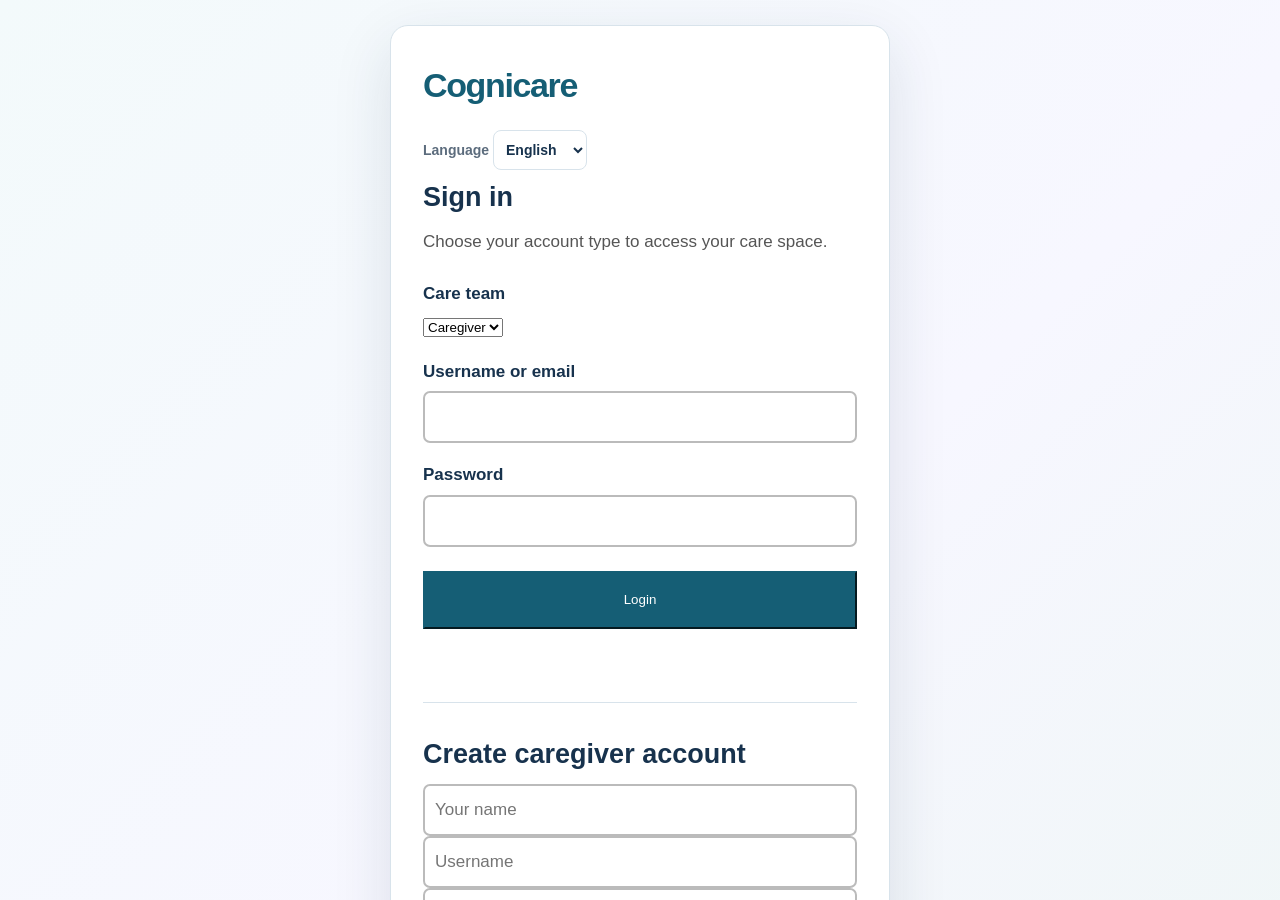
<file: dementia_app/frontend/index.html>
<!DOCTYPE html>
<html lang="en">
<head>
    <meta charset="UTF-8">

    <meta
        name="viewport"
        content="width=device-width, initial-scale=1.0"
    >

    <title>Cognicare · Caregiver dashboard</title>

    <link
        rel="stylesheet"
        href="css/style.css"
    >
</head>

<body data-page-title="Caregiver dashboard">

<header class="main-header">
    <div>
        <h1 data-i18n="appName">Cognicare</h1>
        <p data-i18n="caregiverDashboard">Caregiver dashboard</p>
    </div>

    <span class="status-badge">
        <span data-i18n="caregiver">Caregiver</span>
    </span>

    <label class="language-control"><span data-i18n="language">Language</span>
        <select class="language-select" aria-label="Language"><option value="en">English</option><option value="hi">हिन्दी</option><option value="bn">বাংলা</option><option value="as">অসমীয়া</option><option value="ne">नेपाली</option><option value="mni">ꯃꯤꯇꯩꯂꯣꯟ</option></select>
    </label>

    <button
        id="logout-button"
        class="nav-button"
        type="button"
    >
        <span data-i18n="logout">Logout</span>
    </button>

</header>


<main class="dashboard-container">

    <div
        id="dashboard-status"
        class="dashboard-status"
        aria-live="polite"
    >
        Loading dashboard...
    </div>


    <!-- =====================================================
         Navigation
         ===================================================== -->

    <nav class="dashboard-navigation">

        <button
            class="nav-button active"
            data-section="patient"
        >
            <span data-i18n="patients">Patients</span>
        </button>

        <button
            class="nav-button"
            data-section="medications"
        >
            <span data-i18n="medications">Medications</span>
        </button>

        <button
            class="nav-button"
            data-section="reminders"
        >
            <span data-i18n="reminders">Reminders</span>
        </button>

        <button
            class="nav-button"
            data-section="caregiver"
        >
            <span data-i18n="careTeam">Care team</span>
        </button>

        <button
            class="nav-button"
            data-section="alerts"
        >
            Important Alerts
        </button>

        <button
            class="nav-button"
            data-section="emergency"
        >
            <span data-i18n="emergency">Emergency</span>
        </button>

        <button
            class="nav-button"
            data-section="games"
        >
            <span data-i18n="brainGames">Brain games</span>
        </button>

        <button
            class="nav-button"
            data-section="cognitive-performance"
        >
            <span data-i18n="performance">Cognitive performance</span>
        </button>
    </nav>


    <!-- =====================================================
         Patient
         ===================================================== -->

    <section
        id="patient"
        class="content-section active-section"
    >

        <div class="section-heading">
            <h2 data-i18n="patients">Patients</h2>
        </div>

        <div id="dashboard-patient">
            Loading patient information...
        </div>

        <form id="edit-patient-form" class="card">
            <h3>Edit patient details</h3>
            <p><select name="patientId" class="patient-select" required aria-label="Patient to edit"><option value="">Select a patient</option></select></p>
            <p><input name="name" required maxlength="100" placeholder="Patient name"></p>
            <p><input name="dateOfBirth" type="date" placeholder="Date of birth"></p>
            <p><input name="phone" maxlength="20" placeholder="Phone number"></p>
            <p><input name="address" maxlength="255" placeholder="Address"></p>
            <button type="submit">Save patient details</button>
            <p id="edit-patient-status" aria-live="polite"></p>
        </form>
 
        <form id="add-patient-form" class="card">
            <h3 data-i18n="addPatient">Add a patient</h3>
            <p><input name="name" required maxlength="100" placeholder="Patient name"></p>
            <p><input name="username" required maxlength="100" placeholder="Patient username"></p>
            <p><input name="password" type="password" required minlength="8" placeholder="Temporary password"></p>
            <p><input name="dateOfBirth" type="date" placeholder="Date of birth"></p>
            <p><input name="phone" maxlength="20" placeholder="Phone number"></p>
            <p><input name="address" maxlength="255" placeholder="Address"></p>
            <button type="submit">Add patient</button>
            <p id="add-patient-status" aria-live="polite"></p>
        </form>

    </section>


    <!-- =====================================================
         Medications
         ===================================================== -->

    <section
        id="medications"
        class="content-section"
    >

        <div class="section-heading">
            <h2 data-i18n="medications">Medications</h2>
            <p>Current medication information for the patient.</p>
        </div>

        <div id="dashboard-medications">
            Loading medications...
        </div>

        <form id="add-medication-form" class="card">
            <h3 data-i18n="addMedication">Add a medication</h3>
            <p><select name="patientId" class="patient-select" required aria-label="Patient"><option value="">Select a patient</option></select></p>
            <p><input name="name" required maxlength="150" placeholder="Medication name"></p>
            <p><input name="dosage" maxlength="100" placeholder="Dosage (for example, 1 tablet)"></p>
            <p><input name="frequency" maxlength="100" placeholder="Frequency (for example, once daily)"></p>
            <p><input name="instructions" maxlength="255" placeholder="Instructions"></p>
            <p><label>Start date <input name="startDate" type="date"></label></p>
            <p><label>End date <input name="endDate" type="date"></label></p>
            <button type="submit">Add medication</button>
            <p id="add-medication-status" aria-live="polite"></p>
        </form>

    </section>


    <!-- =====================================================
         Reminders
         ===================================================== -->

    <section
        id="reminders"
        class="content-section"
    >

        <div class="section-heading">
            <h2 data-i18n="reminders">Reminders</h2>
            <p>Scheduled reminders for the patient.</p>
        </div>

        <div class="card">
            <label for="reminder-patient-selector">View reminders for</label>
            <select id="reminder-patient-selector" class="patient-select" aria-label="Patient whose reminders are shown">
                <option value="">All patients</option>
            </select>
        </div>

        <div id="dashboard-reminders">
            Loading reminders...
        </div>

        <form id="add-reminder-form" class="card">
            <h3 data-i18n="addReminder">Add a reminder</h3>
            <p><select name="patientId" class="patient-select" required aria-label="Patient"><option value="">Select a patient</option></select></p>
            <p><input name="title" required maxlength="150" placeholder="Reminder title"></p>
            <p><input name="description" maxlength="500" placeholder="Details (optional)"></p>
            <p><label>Time <input name="reminderTime" type="time" required></label></p>
            <p><label>Category <select name="category" required><option value="Medicine">Medicine</option><option value="Hydration">Hydration</option><option value="Daily activity">Daily activity</option><option value="Medical appointment">Medical appointment</option></select></label></p>
            <button type="submit">Add reminder</button>
            <p id="add-reminder-status" aria-live="polite"></p>
        </form>

    </section>


    <!-- =====================================================
         Caregiver
         ===================================================== -->

    <section
        id="caregiver"
        class="content-section"
    >

        <div class="section-heading">
            <h2 data-i18n="careTeam">Care team</h2>
        </div>

        <div class="card caregiver-card">

            <h3 id="caregiver-name">Loading...</h3>

            <p>
                <strong>Username:</strong>
                <span id="caregiver-username"></span>
            </p>

            <p>
                <strong>Email:</strong>
                <span id="caregiver-email"></span>
            </p>

            <p>
                <strong>Phone:</strong>
                <span id="caregiver-phone"></span>
            </p>

        </div>

    </section>


    <!-- =====================================================
         Important Alerts
         ===================================================== -->

    <section
        id="alerts"
        class="content-section"
    >

        <div class="section-heading">
            <h2>Important Alerts</h2>
            <p>Items that may require caregiver attention.</p>
        </div>

        <div id="dashboard-alerts">

            <div class="alert-card">
                <h3>Reminder Monitoring</h3>
                <p>
                    Review the patient's scheduled reminders regularly.
                </p>
            </div>

            <div class="alert-card">
                <h3>Medication Monitoring</h3>
                <p>
                    Check medication information and schedules
                    with the patient's care plan.
                </p>
            </div>

        </div>

    </section>


    <!-- =====================================================
         Emergency
         ===================================================== -->

    <section id="emergency" class="content-section">
        <div class="section-header">
            <h2 data-i18n="emergency">Emergency</h2>
        </div>

        <div class="emergency-card">
            <p>
                <label for="emergency-patient-selector">Patient needing assistance</label>
                <select id="emergency-patient-selector" class="patient-select" aria-label="Patient needing emergency assistance">
                    <option value="">Select a patient</option>
                </select>
            </p>
            <p class="emergency-warning">
                Use this button to record an emergency assistance event
                for the selected patient.
            </p>

            <button
                id="emergency-trigger-button"
                class="emergency-button"
                type="button">
                Trigger Emergency Assistance
            </button>

            <p id="emergency-status" class="status-message"></p>

            <div class="emergency-contact">
                <h3>Configured Emergency Contact</h3>
                <p id="emergency-contact-name">Loading...</p>
                <p id="emergency-contact-phone"></p>
            </div>
        </div>

        <div class="emergency-events-card">
            <h3>Recent Emergency Events</h3>
            <div id="emergency-events-list">
                <p>Loading emergency events...</p>
            </div>
        </div>
        <form id="emergency-contact-form" class="card">
            <h3 data-i18n="configureContact">Add or update an emergency contact</h3>
            <p><select name="patientId" class="patient-select" required aria-label="Patient"><option value="">Select a patient</option></select></p>
            <p><input name="name" required placeholder="Contact name"></p>
            <p><input name="phone" required placeholder="Phone number"></p>
            <p><input name="relationship" placeholder="Relationship"></p>
            <button type="submit">Save contact</button>
            <p id="emergency-contact-form-status" aria-live="polite"></p>
        </form>
    </section>


<!-- =====================================================
     Cognitive Performance
     ===================================================== -->

<section
    id="cognitive-performance"
    class="content-section"
>

    <div class="section-heading">
        <h2>Cognitive Performance Tracking</h2>
        <p>
            Descriptive activity history from game sessions.
        </p>
    </div>

    <div class="card cognitive-selector-card">

        <label for="cognitive-patient-selector">
            Select patient
        </label>

        <select
            id="cognitive-patient-selector"
            class="cognitive-patient-selector"
        >
            <option value="">
                Loading patients...
            </option>
        </select>

    </div>

    <div id="cognitive-performance-content">

        <div class="loading-state">
            Loading cognitive activity results...
        </div>

    </div>

</section>


    <!-- =====================================================
         Cognitive Games
         ===================================================== -->

    <section
        id="games"
        class="content-section"
    >

        <div class="section-heading">
            <h2>Cognitive Games</h2>
            <p>
                Simple activities planned for the patient.
            </p>
        </div>

        <div class="card">
            <label for="game-patient-selector">Play activities with</label>
            <select id="game-patient-selector" class="patient-select" aria-label="Patient playing cognitive games">
                <option value="">Select a patient</option>
            </select>
        </div>

        <div class="games-grid">

            <div class="game-card memory-game-card">

                <h3>Memory</h3>

                <p>
                    Remember familiar items and select the ones
                    you saw.
                </p>

                <div id="memory-game">

                    <div class="memory-game-panel">

                        <div class="memory-introduction">

                            <h4>
                                Ready to play?
                            </h4>

                            <p>
                                Choose a difficulty and start the
                                memory activity.
                            </p>

                            <p class="memory-disclaimer">
                                This is an activity for the application.
                                It is not a medical or diagnostic test.
                            </p>

                        </div>

                    </div>

                </div>

            </div>

            <div class="game-card">
                <h3>Attention & Concentration</h3>
                <div id="attention-game"></div>
            </div>

            <div class="game-card">
                <h3>Daily Routine Recall</h3>

                <div id="routine-recall-game"></div>
            </div>

            <div class="game-card">
                <h3>Pattern & Object Recognition</h3>

                <div id="pattern-recognition-game"></div>
            </div>

        </div>

        <p class="info-note">
            Activities are recorded only for the patient selected above. They are not medical assessments.
        </p>

    </section>

</main>


<footer class="main-footer">
    <p>
        <span data-i18n="productionNotice">Cognicare supports care coordination and does not provide medical advice.</span>
    </p>
</footer>


<script src="js/config.js"></script>
<script src="js/i18n.js"></script>
<script src="js/app.js"></script>

</body>
</html>
</file>
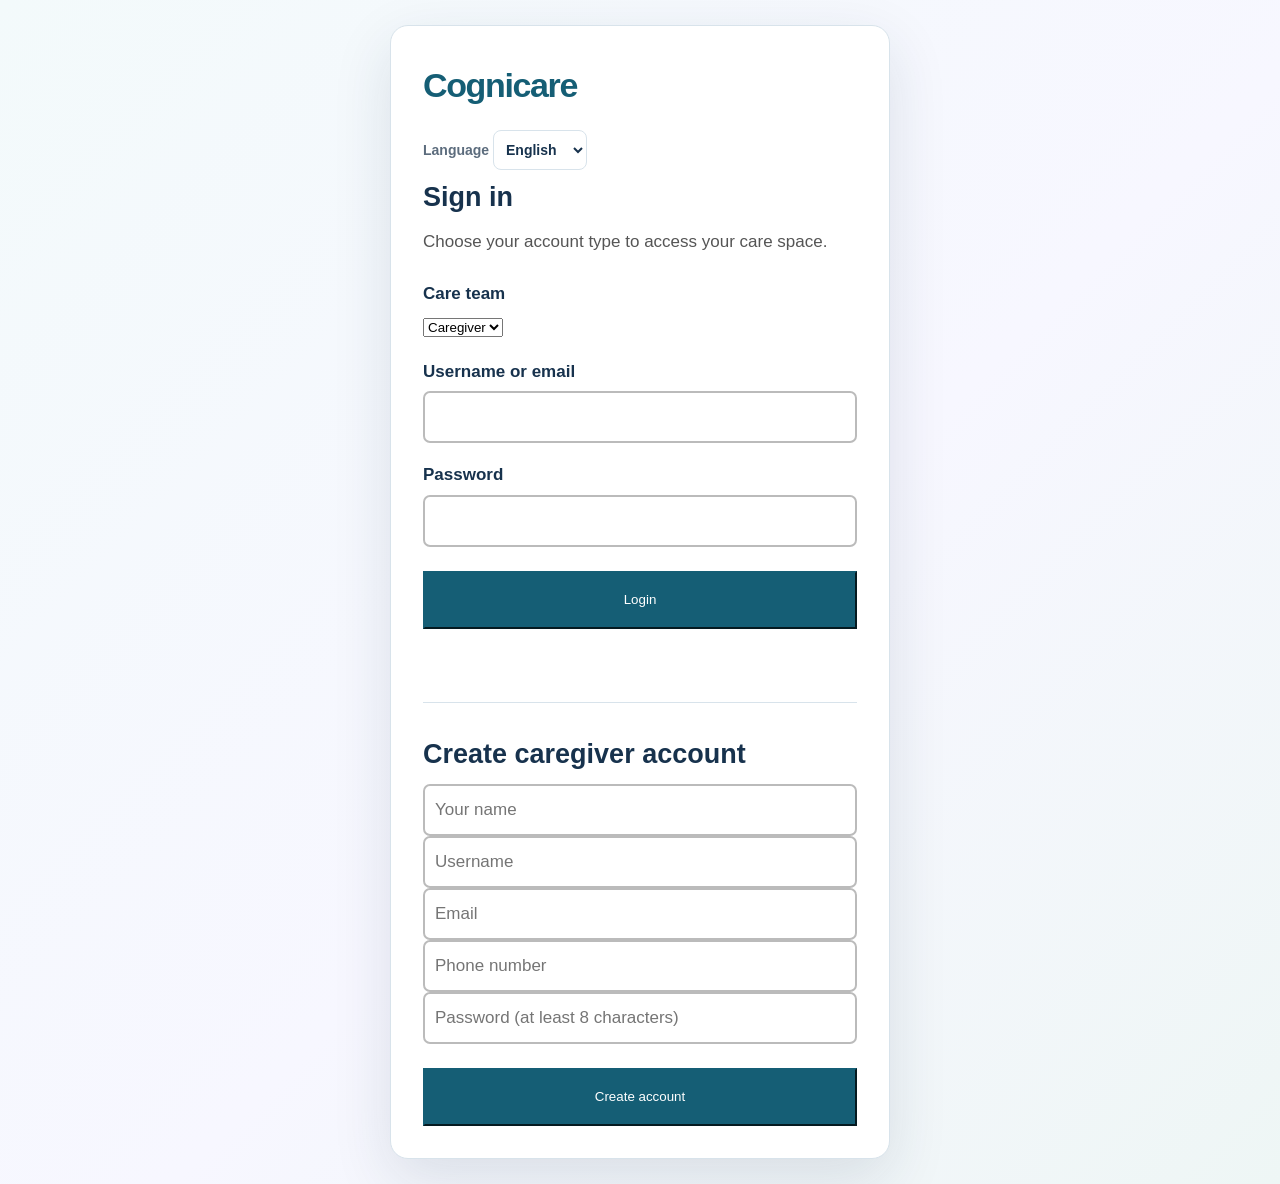
<file: dementia_app/frontend/login.html>
<!DOCTYPE html>
<html lang="en">

<head>

    <meta charset="UTF-8">

    <meta
        name="viewport"
        content="width=device-width, initial-scale=1.0"
    >

    <title>Cognicare · Sign in</title>

    <link
        rel="stylesheet"
        href="css/style.css"
    >

</head>

<body data-page-title="Sign in">

<main class="login-container">

    <div class="login-card">

        <h1 data-i18n="appName">Cognicare</h1>

        <label class="language-control login-language-control"><span data-i18n="language">Language</span>
            <select class="language-select" aria-label="Language"><option value="en">English</option><option value="hi">हिन्दी</option><option value="bn">বাংলা</option><option value="as">অসমীয়া</option><option value="ne">नेपाली</option><option value="mni">ꯃꯤꯇꯩꯂꯣꯟ</option></select>
        </label>

        <h2 data-i18n="signIn">Sign in</h2>

        <p class="login-description">
            <span data-i18n="accountHelp">Choose your account type to access your care space.</span>
        </p>

        <form id="login-form">

            <label for="login-role" data-i18n="careTeam">Care team</label>
            <select id="login-role" name="role">
                <option value="caregiver" data-i18n="caregiver">Caregiver</option>
                <option value="patient" data-i18n="patient">Patient</option>
            </select>

            <label for="identifier">
                <span data-i18n="usernameOrEmail">Username or email</span>
            </label>

            <input
                type="text"
                id="identifier"
                name="identifier"
                autocomplete="username"
                required
            >

            <label for="password">
                <span data-i18n="password">Password</span>
            </label>

            <input
                type="password"
                id="password"
                name="password"
                autocomplete="current-password"
                required
            >

            <button
                type="submit"
                class="large-button login-button"
                id="login-button"
            >
                <span data-i18n="login">Login</span>
            </button>

        </form>

        <p
            id="login-status"
            class="login-status"
            aria-live="polite"
        ></p>

        <hr>
        <h2 data-i18n="createAccount">Create caregiver account</h2>
        <form id="register-form">
            <input name="name" required maxlength="100" placeholder="Your name">
            <input name="username" required maxlength="100" placeholder="Username">
            <input name="email" type="email" required maxlength="150" placeholder="Email">
            <input name="phone" maxlength="20" placeholder="Phone number">
            <input name="password" type="password" required minlength="8" placeholder="Password (at least 8 characters)">
            <button type="submit" class="large-button login-button" data-i18n="register">Create account</button>
        </form>

    </div>

</main>

<script src="js/config.js"></script>
<script src="js/i18n.js"></script>
<script type="module" src="js/login.js"></script>

</body>

</html>
</file>
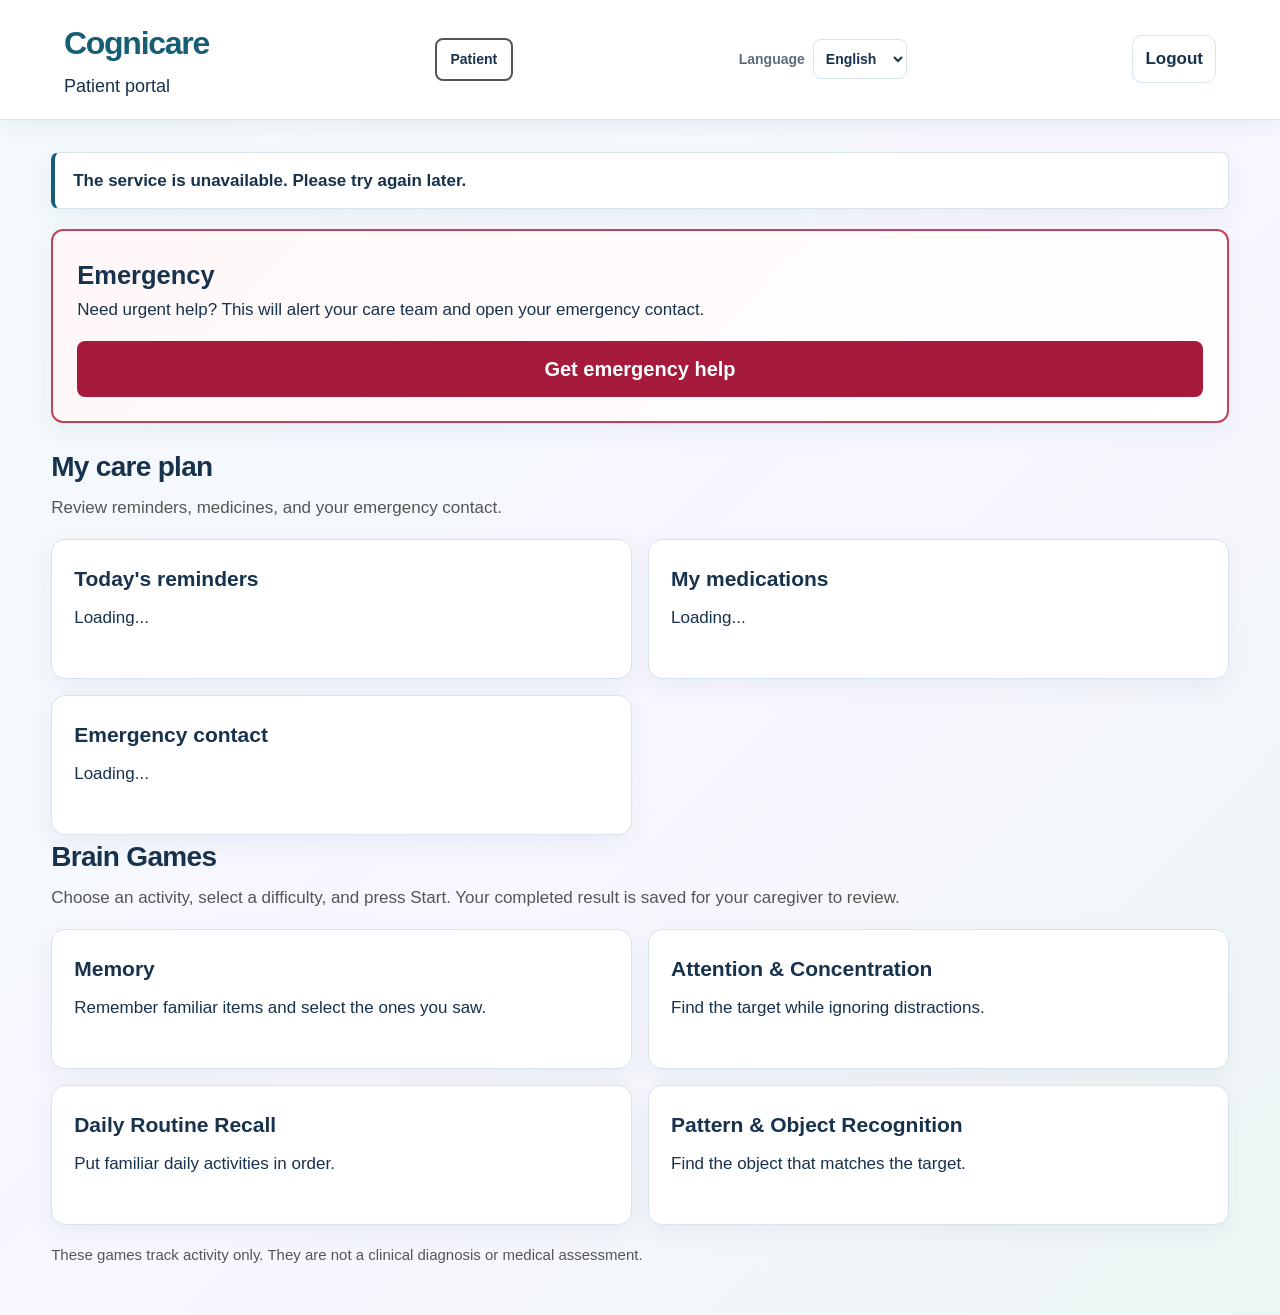
<file: dementia_app/frontend/patient.html>
<!DOCTYPE html>
<html lang="en">
<head>
    <meta charset="UTF-8">
    <meta name="viewport" content="width=device-width, initial-scale=1.0">
    <title>Cognicare · Patient portal</title>
    <link rel="stylesheet" href="css/style.css">
</head>
<body data-page-title="Patient portal">
<header class="main-header">
    <div><h1 data-i18n="appName">Cognicare</h1><p id="patient-welcome" data-i18n="patientPortal">Patient portal</p></div>
    <span class="status-badge" data-i18n="patient">Patient</span>
    <label class="language-control"><span data-i18n="language">Language</span>
        <select class="language-select" aria-label="Language"><option value="en">English</option><option value="hi">हिन्दी</option><option value="bn">বাংলা</option><option value="as">অসমীয়া</option><option value="ne">नेपाली</option><option value="mni">ꯃꯤꯇꯩꯂꯣꯟ</option></select>
    </label>
    <button id="patient-logout-button" class="nav-button" type="button" data-i18n="logout">Logout</button>
</header>
<main class="dashboard-container">
    <div id="patient-status" class="dashboard-status" aria-live="polite">Loading your activities...</div>
    <section class="content-section active-section patient-emergency-section" aria-labelledby="patient-emergency-title">
        <div class="emergency-card">
            <h2 id="patient-emergency-title" data-i18n="emergency">Emergency</h2>
            <p>Need urgent help? This will alert your care team and open your emergency contact.</p>
            <button id="patient-emergency-button" class="emergency-button" type="button">Get emergency help</button>
            <p id="patient-emergency-status" class="status-message" aria-live="assertive"></p>
        </div>
    </section>
    <section class="content-section active-section">
        <div class="section-heading"><h2 data-i18n="myCarePlan">My care plan</h2><p data-i18n="carePlanHelp">Review reminders, medicines, and your emergency contact.</p></div>
        <div class="games-grid">
            <div class="game-card"><h3>Today's reminders</h3><div id="patient-reminders">Loading...</div></div>
            <div class="game-card"><h3>My medications</h3><div id="patient-medications">Loading...</div></div>
            <div class="game-card"><h3>Emergency contact</h3><div id="patient-emergency-contact">Loading...</div></div>
        </div>
    </section>
    <section class="content-section active-section">
        <div class="section-heading">
            <h2>Brain Games</h2>
            <p>Choose an activity, select a difficulty, and press Start. Your completed result is saved for your caregiver to review.</p>
        </div>
        <div class="games-grid">
            <div class="game-card"><h3>Memory</h3><p>Remember familiar items and select the ones you saw.</p><div id="memory-game"></div></div>
            <div class="game-card"><h3>Attention &amp; Concentration</h3><p>Find the target while ignoring distractions.</p><div id="attention-game"></div></div>
            <div class="game-card"><h3>Daily Routine Recall</h3><p>Put familiar daily activities in order.</p><div id="routine-recall-game"></div></div>
            <div class="game-card"><h3>Pattern &amp; Object Recognition</h3><p>Find the object that matches the target.</p><div id="pattern-recognition-game"></div></div>
        </div>
        <p class="info-note">These games track activity only. They are not a clinical diagnosis or medical assessment.</p>
    </section>
</main>
<script src="js/config.js"></script>
<script src="js/i18n.js"></script>
<script type="module" src="js/patient.js"></script>
</body>
</html>
</file>
<file: dementia_app/frontend/css/style.css>
* {
    box-sizing: border-box;
    margin: 0;
    padding: 0;
}

body {
    font-family: Arial, Helvetica, sans-serif;
    background: #f5f7f9;
    color: #20252b;
    line-height: 1.6;
    font-size: 17px;
}


/* =========================================================
   Header
   ========================================================= */

.main-header {
    background: white;
    border-bottom: 2px solid #d9dee3;
    padding: 22px 5%;
    display: flex;
    justify-content: space-between;
    align-items: center;
    gap: 20px;
}

.main-header h1 {
    font-size: 32px;
    margin-bottom: 3px;
}

.main-header p {
    font-size: 18px;
}

.status-badge {
    border: 2px solid #555;
    border-radius: 8px;
    padding: 8px 14px;
    font-weight: bold;
    font-size: 14px;
}


/* =========================================================
   Dashboard
   ========================================================= */

.dashboard-container {
    width: min(1200px, 92%);
    margin: 25px auto;
}

.dashboard-status {
    background: white;
    border: 1px solid #d5dadd;
    border-radius: 8px;
    padding: 14px 18px;
    margin-bottom: 20px;
    min-height: 50px;
    display: flex;
    align-items: center;
    font-weight: 600;
}


/* =========================================================
   Navigation
   ========================================================= */

.dashboard-navigation {
    display: grid;
    grid-template-columns: repeat(auto-fit, minmax(150px, 1fr));
    gap: 10px;
    margin-bottom: 25px;
}

.nav-button {
    min-height: 58px;
    border: 2px solid #c8ced3;
    border-radius: 8px;
    background: white;
    padding: 12px;
    font-size: 17px;
    font-weight: 600;
    cursor: pointer;
}

.nav-button:hover,
.nav-button.active {
    border-color: #222;
    background: #eeeeee;
}


/* =========================================================
   Sections
   ========================================================= */

.content-section {
    display: none;
}

.active-section {
    display: block;
}

.section-heading {
    margin-bottom: 18px;
}

.section-heading h2 {
    font-size: 28px;
    margin-bottom: 4px;
}

.section-heading p {
    color: #555;
}


/* =========================================================
   Cards
   ========================================================= */

.card {
    background: white;
    border: 1px solid #d4d9dd;
    border-radius: 10px;
    padding: 22px;
    margin-bottom: 16px;
}

.card h3 {
    font-size: 22px;
    margin-bottom: 10px;
}

.card p {
    margin-bottom: 7px;
}

.card input,
.card select {
    width: 100%;
    min-height: 44px;
    padding: 8px 10px;
    border: 1px solid #9ca3af;
    border-radius: 6px;
    font: inherit;
}

.card button,
.secondary-button,
.danger-button {
    min-height: 42px;
    padding: 8px 14px;
    border: 1px solid #4b5563;
    border-radius: 6px;
    background: #fff;
    color: #20252b;
    font: inherit;
    font-weight: 600;
    cursor: pointer;
}

.danger-button {
    margin-top: 16px;
    border-color: #9f1239;
    color: #9f1239;
}

.secondary-button {
    margin-top: 14px;
}


/* =========================================================
   Patient
   ========================================================= */

.patient-card {
    display: grid;
    grid-template-columns: repeat(2, 1fr);
    gap: 12px 25px;
}

.patient-card p {
    margin: 0;
}


/* =========================================================
   Medication
   ========================================================= */

.medication-card {
    border-left: 6px solid #555;
}

.medication-card .medication-name {
    font-size: 22px;
    font-weight: bold;
    margin-bottom: 8px;
}

.medication-details {
    display: grid;
    grid-template-columns: repeat(2, 1fr);
    gap: 7px 20px;
}


/* =========================================================
   Reminders
   ========================================================= */

.reminder-card {
    display: flex;
    justify-content: space-between;
    align-items: center;
    gap: 20px;
    background: white;
    border: 1px solid #d4d9dd;
    border-radius: 10px;
    padding: 18px 20px;
    margin-bottom: 12px;
}

.reminder-time {
    min-width: 100px;
    font-size: 22px;
    font-weight: bold;
}

.reminder-content {
    flex: 1;
}

.reminder-content h3 {
    font-size: 20px;
    margin-bottom: 4px;
}

.reminder-category {
    display: inline-block;
    border: 1px solid #999;
    border-radius: 5px;
    padding: 3px 8px;
    font-size: 14px;
    margin-top: 5px;
}

.reminder-status {
    font-weight: bold;
}


/* =========================================================
   Alerts
   ========================================================= */

.alert-card {
    background: white;
    border: 2px solid #bbb;
    border-radius: 10px;
    padding: 20px;
    margin-bottom: 14px;
}

.alert-card h3 {
    margin-bottom: 7px;
    font-size: 21px;
}


/* =========================================================
   Emergency
   ========================================================= */

.emergency-card {
    background: white;
    border: 2px solid #999;
    border-radius: 10px;
    padding: 25px;
}

.emergency-card h3 {
    font-size: 25px;
    margin-bottom: 10px;
}

.emergency-button {
    min-height: 60px;
    padding: 12px 25px;
    margin-top: 18px;
    border: 2px solid #333;
    border-radius: 8px;
    background: #eeeeee;
    font-size: 18px;
    font-weight: bold;
    cursor: pointer;
}


/* =========================================================
   Games
   ========================================================= */

.games-grid {
    display: grid;
    grid-template-columns: repeat(2, 1fr);
    gap: 16px;
}

.game-card {
    background: white;
    border: 1px solid #d4d9dd;
    border-radius: 10px;
    padding: 22px;
    min-height: 140px;
}

.game-card h3 {
    font-size: 21px;
    margin-bottom: 8px;
}



.memory-game-card {
    grid-column: 1 / -1;
}


.memory-game-panel {
    margin-top: 18px;
    background: #f8fafb;
    border: 2px solid #d4d9dd;
    border-radius: 12px;
    padding: 24px;
}


.memory-introduction h4 {
    font-size: 24px;
    margin-bottom: 10px;
}


.memory-introduction p {
    margin-bottom: 10px;
}


.memory-disclaimer {
    font-size: 15px;
    color: #555;
    padding: 12px;
    border: 1px dashed #999;
    border-radius: 8px;
    background: white;
}


.memory-difficulty {
    margin-top: 20px;
    margin-bottom: 18px;
}


.memory-difficulty label {
    display: block;
    font-size: 18px;
    font-weight: bold;
    margin-bottom: 8px;
}


.memory-select {
    width: 100%;
    max-width: 320px;
    min-height: 54px;
    padding: 10px 12px;
    border: 2px solid #999;
    border-radius: 8px;
    background: white;
    font-size: 18px;
}


.memory-primary-button {
    min-height: 58px;
    padding: 12px 24px;
    border: 2px solid #333;
    border-radius: 8px;
    background: white;
    font-size: 18px;
    font-weight: bold;
    cursor: pointer;
}


.memory-primary-button:hover {
    background: #eeeeee;
}


.memory-primary-button:disabled {
    cursor: not-allowed;
    opacity: 0.6;
}


.memory-status {
    min-height: 30px;
    margin-top: 16px;
    font-size: 17px;
    font-weight: 600;
}


.memory-status-error {
    padding: 12px;
    border: 2px solid #999;
    border-radius: 8px;
    background: white;
}


.memory-progress {
    display: flex;
    justify-content: space-between;
    gap: 15px;
    margin-bottom: 18px;
    padding-bottom: 12px;
    border-bottom: 1px solid #ccc;
}


.memory-progress span {
    font-size: 16px;
}


.memory-progress strong {
    font-size: 18px;
}


.memory-game-panel h3 {
    font-size: 27px;
    margin-bottom: 8px;
}


.memory-instruction {
    font-size: 18px;
    margin-bottom: 20px;
}


.memory-items-grid {
    display: grid;
    grid-template-columns: repeat(
        auto-fit,
        minmax(145px, 1fr)
    );
    gap: 16px;
    margin-top: 20px;
}


.memory-item {
    min-height: 145px;
    padding: 18px;
    border: 2px solid #bbb;
    border-radius: 12px;
    background: white;

    display: flex;
    flex-direction: column;
    justify-content: center;
    align-items: center;

    text-align: center;
}


.memory-item-symbol {
    display: block;
    font-size: 48px;
    line-height: 1.2;
    margin-bottom: 10px;
}


.memory-item-label {
    display: block;
    font-size: 20px;
    font-weight: bold;
}


.memory-choice-button {
    cursor: pointer;
    font-family: inherit;
}


.memory-choice-button:hover {
    background: #eeeeee;
}


.memory-choice-button:focus {
    outline: 3px solid #555;
    outline-offset: 2px;
}


.memory-item-selected {
    border-width: 4px;
    background: #eeeeee;
}


.memory-countdown {
    margin-top: 20px;
    padding: 14px;
    border-radius: 8px;
    background: white;
    border: 1px solid #ccc;
    text-align: center;
    font-size: 18px;
    font-weight: bold;
}


.memory-actions {
    margin-top: 22px;
}


.memory-result-panel {
    text-align: center;
}


.memory-result-icon {
    width: 64px;
    height: 64px;
    margin: 0 auto 15px;

    display: flex;
    align-items: center;
    justify-content: center;

    border: 3px solid #555;
    border-radius: 50%;

    font-size: 32px;
    font-weight: bold;
}


.memory-result-message {
    font-size: 19px;
    margin-bottom: 20px;
}


.memory-results-grid {
    display: grid;
    grid-template-columns: repeat(
        auto-fit,
        minmax(140px, 1fr)
    );
    gap: 12px;
    margin: 20px 0;
}


.memory-result-card {
    padding: 16px;
    background: white;
    border: 1px solid #ccc;
    border-radius: 8px;
}


.memory-result-card span {
    display: block;
    font-size: 15px;
    margin-bottom: 5px;
}


.memory-result-card strong {
    display: block;
    font-size: 24px;
}


.memory-result-note {
    margin: 20px 0;
    font-size: 15px;
    color: #555;
}


.attention-game {
    margin-top: 16px;
}

.attention-instructions {
    font-size: 18px;
    line-height: 1.5;
    margin-bottom: 18px;
}

.attention-target {
    font-size: 22px;
    font-weight: 700;
    margin-bottom: 16px;
}

.attention-grid {
    display: grid;
    grid-template-columns: repeat(5, minmax(64px, 1fr));
    gap: 12px;
    max-width: 520px;
    margin: 0 auto 20px;
}

.attention-choice {
    min-height: 72px;
    min-width: 72px;
    border: 2px solid #d4d9dd;
    border-radius: 12px;
    background: #fff;
    font-size: 32px;
    cursor: pointer;
    touch-action: manipulation;
}

.attention-choice:disabled {
    cursor: default;
    opacity: 0.65;
}

.attention-choice:focus-visible {
    outline: 3px solid #222;
    outline-offset: 3px;
}

.attention-result {
    font-size: 18px;
    line-height: 1.6;
}

@media (max-width: 600px) {
    .attention-grid {
        grid-template-columns: repeat(3, minmax(64px, 1fr));
    }

    .attention-choice {
        min-height: 68px;
        min-width: 68px;
    }
}


.routine-game {
    margin-top: 16px;
}

.routine-instructions,
.routine-question,
.routine-progress,
.routine-selected,
.routine-feedback,
.routine-result {
    line-height: 1.5;
}

.routine-instructions {
    font-size: 18px;
}

.routine-difficulty {
    display: block;
    min-height: 48px;
    min-width: 180px;
    margin: 8px 0 16px;
    padding: 8px 12px;
    font-size: 17px;
}

.routine-primary-button {
    min-height: 52px;
    padding: 10px 20px;
    border-radius: 10px;
    border: 1px solid #555;
    font-size: 18px;
    cursor: pointer;
    touch-action: manipulation;
}

.routine-primary-button:disabled {
    opacity: 0.55;
    cursor: default;
}

.routine-disclaimer {
    margin-top: 16px;
    font-size: 15px;
}

.routine-choice-grid {
    display: grid;
    grid-template-columns: repeat(2, minmax(140px, 1fr));
    gap: 12px;
    max-width: 600px;
    margin: 18px 0;
}

.routine-choice {
    min-height: 100px;
    padding: 14px;
    border: 2px solid #d4d9dd;
    border-radius: 12px;
    background: white;
    font-size: 17px;
    cursor: pointer;
    touch-action: manipulation;
}

.routine-choice.selected {
    border-width: 3px;
}

.routine-choice:disabled {
    opacity: 0.6;
    cursor: default;
}

.routine-symbol {
    display: block;
    font-size: 34px;
    margin-bottom: 8px;
}

.routine-selected {
    min-height: 30px;
    margin: 12px 0;
    font-size: 18px;
    font-weight: 600;
}

.routine-feedback,
.routine-result {
    margin-top: 18px;
    font-size: 18px;
}


.pattern-game {
    margin-top: 16px;
}

.pattern-instructions,
.pattern-question,
.pattern-progress,
.pattern-feedback,
.pattern-result {
    line-height: 1.5;
}

.pattern-instructions {
    font-size: 18px;
}

.pattern-difficulty {
    display: block;
    min-height: 48px;
    min-width: 180px;
    margin: 8px 0 16px;
    padding: 8px 12px;
    font-size: 17px;
}

.pattern-primary-button {
    min-height: 52px;
    padding: 10px 20px;
    border: 1px solid #555;
    border-radius: 10px;
    font-size: 18px;
    cursor: pointer;
    touch-action: manipulation;
}

.pattern-target-card {
    display: flex;
    flex-direction: column;
    align-items: center;
    justify-content: center;
    min-height: 150px;
    margin: 18px 0;
    padding: 20px;
    border: 2px solid #d4d9dd;
    border-radius: 14px;
    background: white;
}

.pattern-target-label {
    font-size: 16px;
    margin-bottom: 8px;
}

.pattern-target-symbol {
    font-size: 52px;
    margin-bottom: 8px;
}

.pattern-target-card strong {
    font-size: 20px;
}

.pattern-choice-grid {
    display: grid;
    grid-template-columns: repeat(4, minmax(110px, 1fr));
    gap: 12px;
    max-width: 700px;
    margin: 18px 0;
}

.pattern-choice {
    min-height: 120px;
    padding: 14px;
    border: 2px solid #d4d9dd;
    border-radius: 14px;
    background: white;
    font-size: 17px;
    cursor: pointer;
    touch-action: manipulation;
}

.pattern-choice-symbol {
    display: block;
    font-size: 42px;
    margin-bottom: 8px;
}

.pattern-choice:hover,
.pattern-choice:focus-visible {
    border-width: 3px;
}

.pattern-choice:focus-visible,
.pattern-primary-button:focus-visible {
    outline: 3px solid #222;
    outline-offset: 3px;
}

.pattern-disclaimer {
    margin-top: 16px;
    font-size: 15px;
}

.pattern-feedback,
.pattern-result {
    margin-top: 18px;
    font-size: 18px;
}

@media (max-width: 700px) {
    .pattern-choice-grid {
        grid-template-columns: repeat(2, minmax(110px, 1fr));
    }
}

@media (max-width: 420px) {
    .pattern-choice-grid {
        grid-template-columns: 1fr;
    }
}

/* =========================================================
   Common
   ========================================================= */

.info-note {
    color: #555;
    margin-top: 18px;
    font-size: 15px;
}

.empty-state {
    background: white;
    border: 1px dashed #aaa;
    border-radius: 8px;
    padding: 20px;
}

.error-state {
    background: white;
    border: 2px solid #888;
    border-radius: 8px;
    padding: 20px;
}


/* =========================================================
   Footer
   ========================================================= */

.main-footer {
    text-align: center;
    padding: 30px 20px;
    color: #555;
    font-size: 14px;
}


/* =========================================================
   Responsive
   ========================================================= */

@media (max-width: 700px) {

    body {
        font-size: 16px;
    }

    .main-header {
        align-items: flex-start;
        flex-direction: column;
    }

    .main-header h1 {
        font-size: 27px;
    }

    .patient-card,
    .medication-details,
    .games-grid {
        grid-template-columns: 1fr;
    }

    .reminder-card {
        align-items: flex-start;
        flex-direction: column;
    }

    .reminder-time {
        min-width: auto;
    }

    .dashboard-navigation {
        grid-template-columns: 1fr;
    }

    .nav-button {
        width: 100%;
    }
}

/* =========================================================
   Authentication
   ========================================================= */

.login-container {
    min-height: 100vh;
    display: flex;
    justify-content: center;
    align-items: center;
    padding: 25px;
}

.login-card {
    width: min(500px, 100%);
    background: white;
    border: 1px solid #d4d9dd;
    border-radius: 12px;
    padding: 32px;
}

.login-card h1 {
    font-size: 34px;
    margin-bottom: 5px;
}

.login-card h2 {
    font-size: 27px;
    margin-bottom: 8px;
}

.login-description {
    color: #555;
    margin-bottom: 25px;
}

.login-card label {
    display: block;
    font-weight: bold;
    margin-top: 18px;
    margin-bottom: 6px;
}

.login-card input {
    width: 100%;
    min-height: 52px;
    padding: 10px;
    border: 2px solid #bbb;
    border-radius: 7px;
    font-size: 17px;
}

.login-card input:focus {
    outline: 3px solid #ddd;
}

.login-button {
    width: 100%;
    min-height: 58px;
    margin-top: 24px;
}

.login-status {
    min-height: 28px;
    margin-top: 15px;
    font-weight: bold;
}

.emergency-card,
.emergency-events-card {
    margin-top: 20px;
    padding: 24px;
    border-radius: 12px;
    background: #ffffff;
    border: 1px solid #ddd;
}

.emergency-warning {
    font-size: 18px;
    margin-bottom: 20px;
}

.emergency-button {
    min-height: 56px;
    padding: 12px 24px;
    font-size: 18px;
    font-weight: 700;
    cursor: pointer;
}

.emergency-button:disabled {
    cursor: not-allowed;
    opacity: 0.6;
}

/* Cognicare visual system */
:root {
    --cognicare-primary: #155e75;
    --cognicare-ink: #17324d;
    --cognicare-muted: #5c6c7d;
    --cognicare-surface: #ffffff;
    --cognicare-border: #d8e3eb;
}

body {
    background: linear-gradient(135deg, #f3fafb 0%, #f7f7ff 55%, #eef6f5 100%);
    color: var(--cognicare-ink);
}

.main-header {
    position: sticky;
    top: 0;
    z-index: 10;
    padding: 18px 5%;
    border-bottom: 1px solid var(--cognicare-border);
    box-shadow: 0 4px 18px rgba(23, 50, 77, 0.07);
}

.main-header h1,
.login-card h1 {
    color: var(--cognicare-primary);
    letter-spacing: -0.04em;
}

.language-control {
    display: inline-flex;
    align-items: center;
    gap: 8px;
    color: var(--cognicare-muted);
    font-size: 14px;
    font-weight: 700;
}

.language-select {
    min-height: 40px;
    border: 1px solid var(--cognicare-border);
    border-radius: 8px;
    background: #fff;
    color: var(--cognicare-ink);
    padding: 0 8px;
    font: inherit;
}

.dashboard-container { width: min(1240px, 92%); margin: 32px auto 48px; }
.dashboard-status, .card, .game-card, .alert-card, .emergency-card, .emergency-events-card {
    border-color: var(--cognicare-border);
    box-shadow: 0 8px 24px rgba(23, 50, 77, 0.06);
}

.dashboard-status { border-left: 4px solid var(--cognicare-primary); }
.section-heading h2 { color: var(--cognicare-ink); letter-spacing: -0.025em; }

.nav-button {
    min-height: 48px;
    border: 1px solid var(--cognicare-border);
    border-radius: 10px;
    color: var(--cognicare-ink);
    transition: transform 0.18s ease, box-shadow 0.18s ease, background 0.18s ease;
}

.nav-button:hover, .nav-button.active {
    border-color: var(--cognicare-primary);
    background: #e8f5f7;
    box-shadow: 0 4px 12px rgba(21, 94, 117, 0.12);
    transform: translateY(-1px);
}

.card, .game-card { border-radius: 14px; }
.card button, .large-button, .emergency-button {
    background: var(--cognicare-primary);
    border-color: var(--cognicare-primary);
    color: #fff;
}
.card button:hover, .large-button:hover, .emergency-button:hover { background: #0f4d60; }
.danger-button, .secondary-button { background: #fff !important; color: var(--cognicare-ink) !important; }
.danger-button { color: #9f1239 !important; border-color: #e8a4b8 !important; }

.login-card {
    border: 1px solid var(--cognicare-border);
    box-shadow: 0 20px 60px rgba(23, 50, 77, 0.12);
    border-radius: 18px;
}

.login-language-control { margin: 18px 0 8px; }
.login-card hr { margin: 30px 0; border: 0; border-top: 1px solid var(--cognicare-border); }

@media (max-width: 700px) {
    .main-header { position: static; }
    .language-control { width: 100%; justify-content: space-between; }
    .language-select { flex: 1; max-width: 220px; }
}

.emergency-call-button {
    display: inline-block;
    min-height: 44px;
    margin-top: 8px;
    padding: 9px 14px;
    border: 1px solid #333;
    border-radius: 6px;
    color: #20252b;
    font-weight: 700;
    text-decoration: none;
}

.patient-emergency-section { margin-bottom: 22px; }
.patient-emergency-section .emergency-card {
    border: 2px solid #c2415b;
    background: linear-gradient(135deg, #fff7f8, #ffffff);
}
.patient-emergency-section .emergency-button {
    width: 100%;
    background: #a61b3c;
    border-color: #a61b3c;
    font-size: 20px;
}
.patient-emergency-section .emergency-button:hover { background: #88152f; }

.emergency-contact {
    margin-top: 24px;
    padding-top: 16px;
    border-top: 1px solid #ddd;
}

.emergency-event {
    margin-top: 12px;
    padding: 16px;
    border-radius: 8px;
    border: 1px solid #ddd;
}

.emergency-event p {
    margin: 8px 0;
}

.status-message.success {
    margin-top: 12px;
}

.status-message.error {
    margin-top: 12px;
}

/* =========================================================
   Cognitive Performance Tracking
   ========================================================= */

.cognitive-selector-card {
    display: flex;
    align-items: center;
    gap: 16px;
}

.cognitive-selector-card label {
    font-weight: 700;
}

.cognitive-patient-selector {
    min-height: 52px;
    min-width: 280px;
    border: 2px solid #aaa;
    border-radius: 8px;
    padding: 10px 12px;
    background: white;
    font-size: 17px;
}

.cognitive-summary-grid {
    display: grid;
    grid-template-columns: repeat(5, 1fr);
    gap: 12px;
    margin-bottom: 18px;
}

.cognitive-summary-card {
    background: white;
    border: 1px solid #d4d9dd;
    border-radius: 10px;
    padding: 18px;
}

.cognitive-summary-card span,
.cognitive-game-performance-row span {
    display: block;
    color: #555;
    font-size: 14px;
}

.cognitive-summary-card strong {
    display: block;
    margin-top: 5px;
    font-size: 25px;
}

.cognitive-performance-card {
    background: white;
    border: 1px solid #d4d9dd;
    border-radius: 10px;
    padding: 20px;
    margin-bottom: 16px;
}

.cognitive-performance-card h3 {
    margin-bottom: 14px;
    font-size: 22px;
}

.cognitive-game-performance-list {
    display: grid;
    gap: 10px;
}

.cognitive-game-performance-row {
    display: grid;
    grid-template-columns: 2fr repeat(3, 1fr);
    gap: 15px;
    padding: 15px;
    border: 1px solid #ddd;
    border-radius: 8px;
}

.cognitive-history-table-wrapper {
    overflow-x: auto;
}

.cognitive-history-table {
    width: 100%;
    border-collapse: collapse;
    min-width: 850px;
}

.cognitive-history-table th,
.cognitive-history-table td {
    border-bottom: 1px solid #ddd;
    padding: 12px 10px;
    text-align: left;
    vertical-align: top;
}

.cognitive-history-table th {
    background: #f4f5f6;
    font-size: 15px;
}

.cognitive-disclaimer {
    margin: 18px 0;
    padding: 16px;
    border: 1px dashed #999;
    border-radius: 8px;
    background: #fafafa;
}

.loading-state,
.empty-state {
    background: white;
    border: 1px solid #d4d9dd;
    border-radius: 10px;
    padding: 20px;
}

@media (max-width: 900px) {

    .cognitive-summary-grid {
        grid-template-columns: repeat(2, 1fr);
    }

    .cognitive-game-performance-row {
        grid-template-columns: repeat(2, 1fr);
    }
}

@media (max-width: 600px) {

    .cognitive-selector-card {
        align-items: stretch;
        flex-direction: column;
    }

    .cognitive-patient-selector {
        width: 100%;
        min-width: 0;
    }

    .cognitive-summary-grid {
        grid-template-columns: 1fr;
    }

    .cognitive-game-performance-row {
        grid-template-columns: 1fr;
    }
}


.cognitive-summary-grid,
.cognitive-games-grid {
    display: grid;
    grid-template-columns: repeat(
        auto-fit,
        minmax(220px, 1fr)
    );
    gap: 16px;
    margin-bottom: 20px;
}

.analytics-card {
    padding: 18px;
    border-radius: 12px;
    background: #ffffff;
    border: 1px solid #e5e7eb;
}

.analytics-card h4 {
    margin-top: 0;
}

.analytics-card strong {
    display: block;
    font-size: 1.5rem;
    margin: 6px 0;
}

.analytics-label {
    display: block;
    font-weight: 600;
}

.analytics-card small {
    color: #6b7280;
}

.progress-track {
    width: 100%;
    height: 9px;
    margin-top: 10px;
    background: #e5e7eb;
    border-radius: 999px;
    overflow: hidden;
}

.progress-fill {
    height: 100%;
    background: #4f46e5;
    border-radius: 999px;
    transition: width 0.3s ease;
}

.game-stat-row,
.recent-session-row {
    display: flex;
    justify-content: space-between;
    gap: 12px;
    padding: 8px 0;
}

.recent-session-row {
    border-bottom: 1px solid #e5e7eb;
    flex-wrap: wrap;
}

.analytics-disclaimer {
    margin-top: 20px;
    padding: 14px 16px;
    border-radius: 10px;
    background: #f8fafc;
    border: 1px solid #cbd5e1;
    color: #475569;
    font-size: 0.9rem;
}

@media (max-width: 700px) {
    .recent-session-row {
        flex-direction: column;
        gap: 4px;
    }
}
</file>
